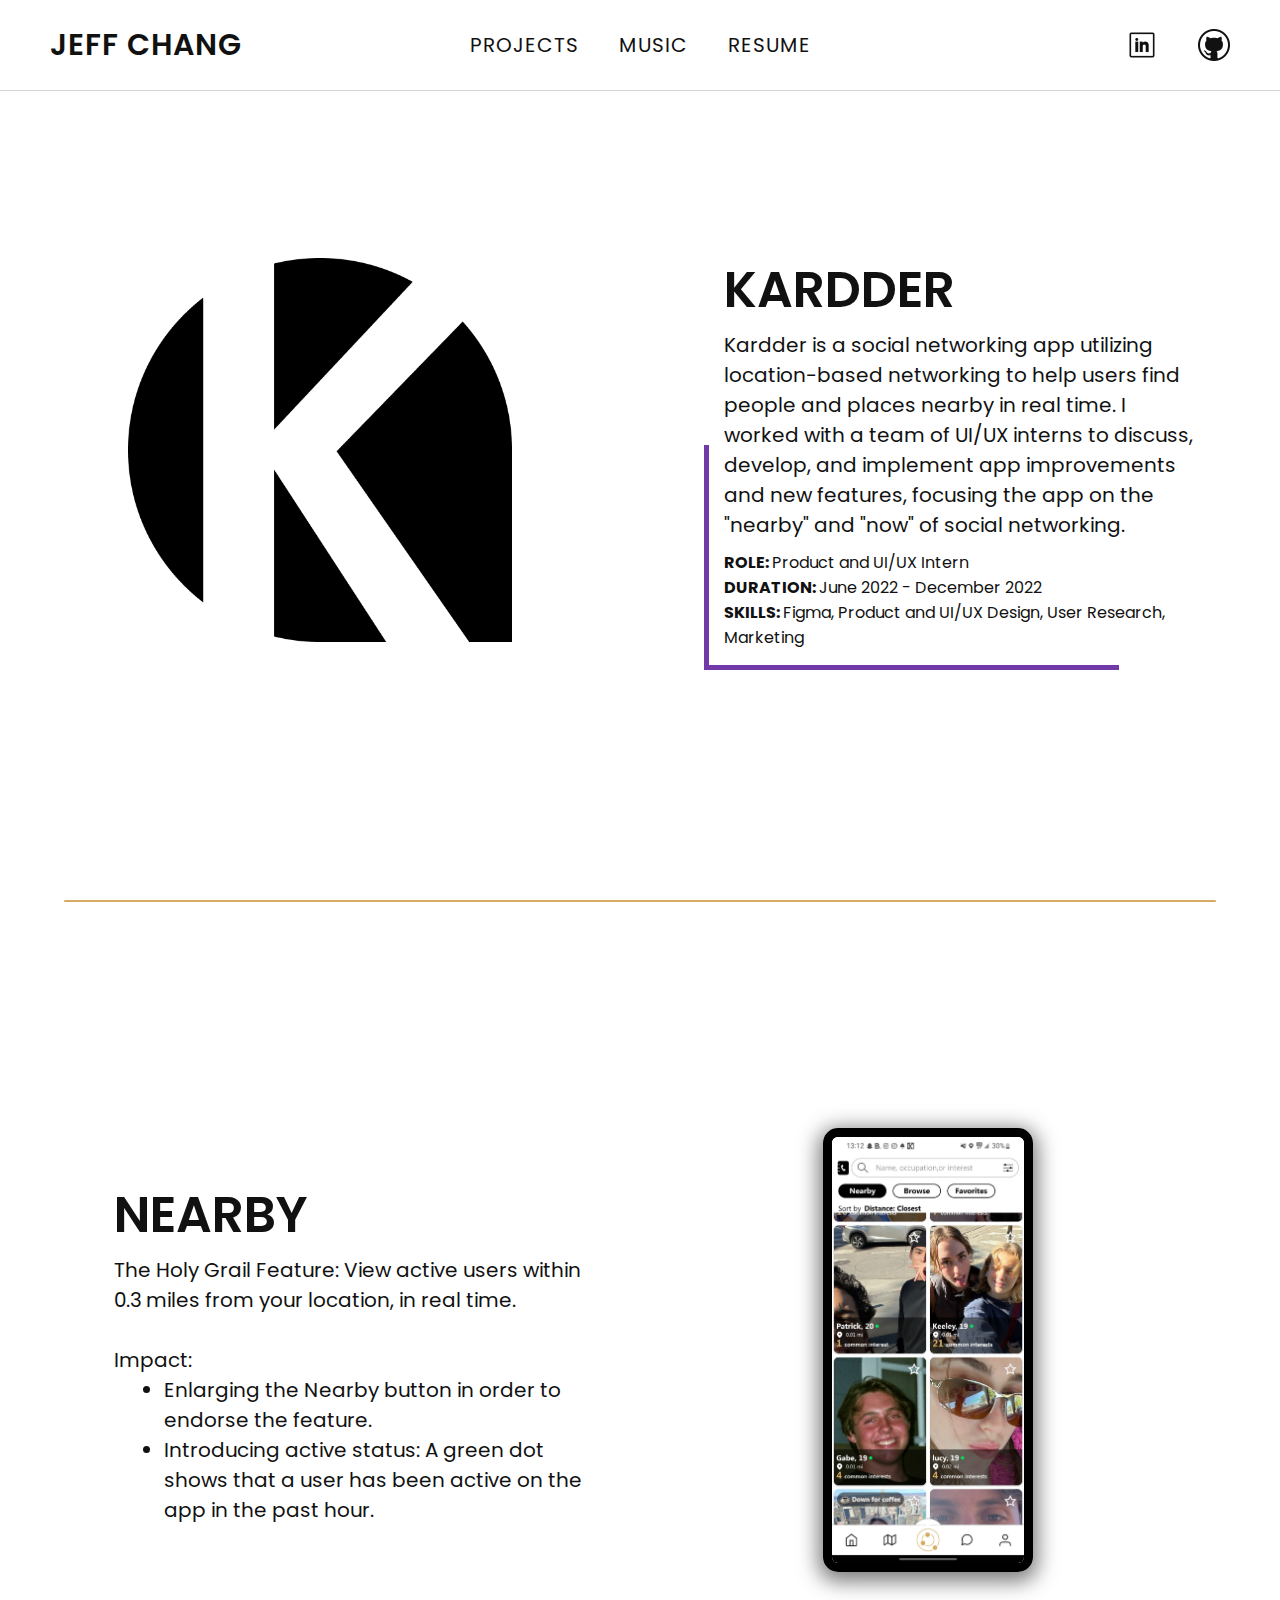
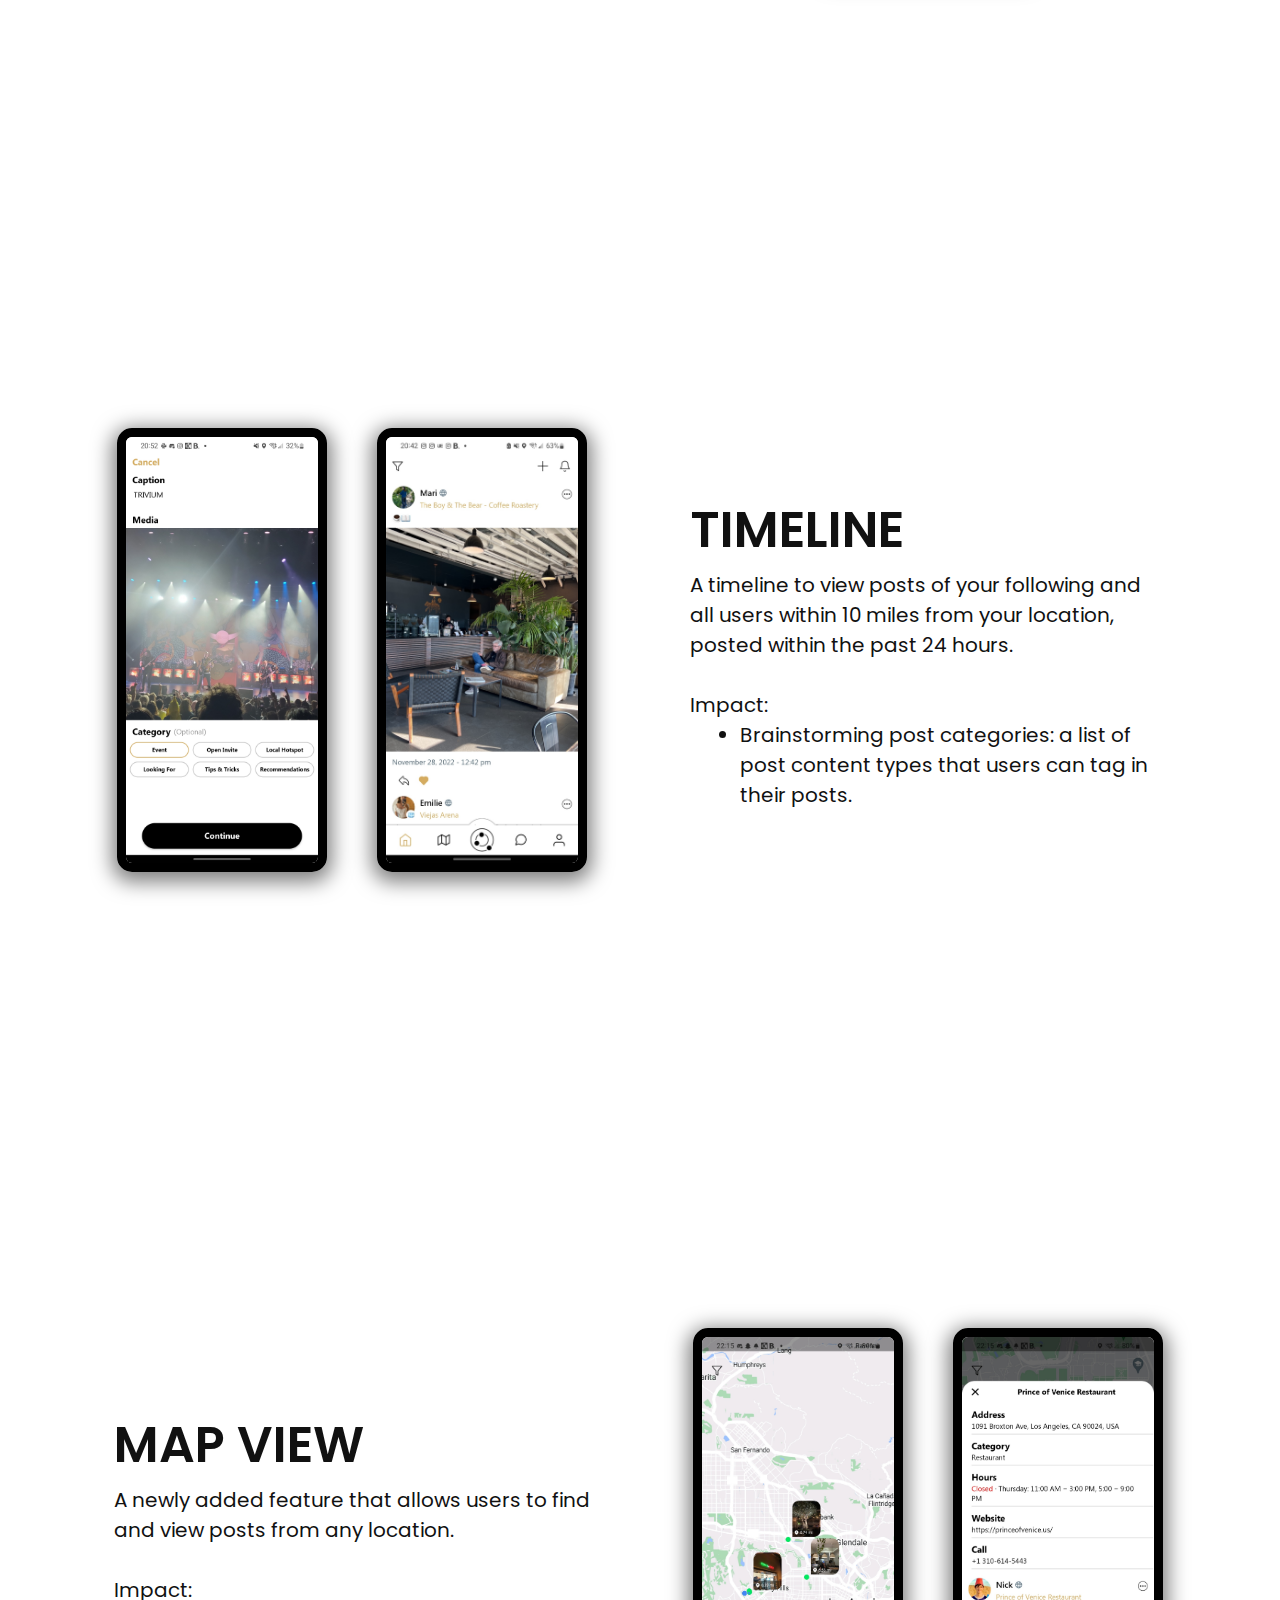
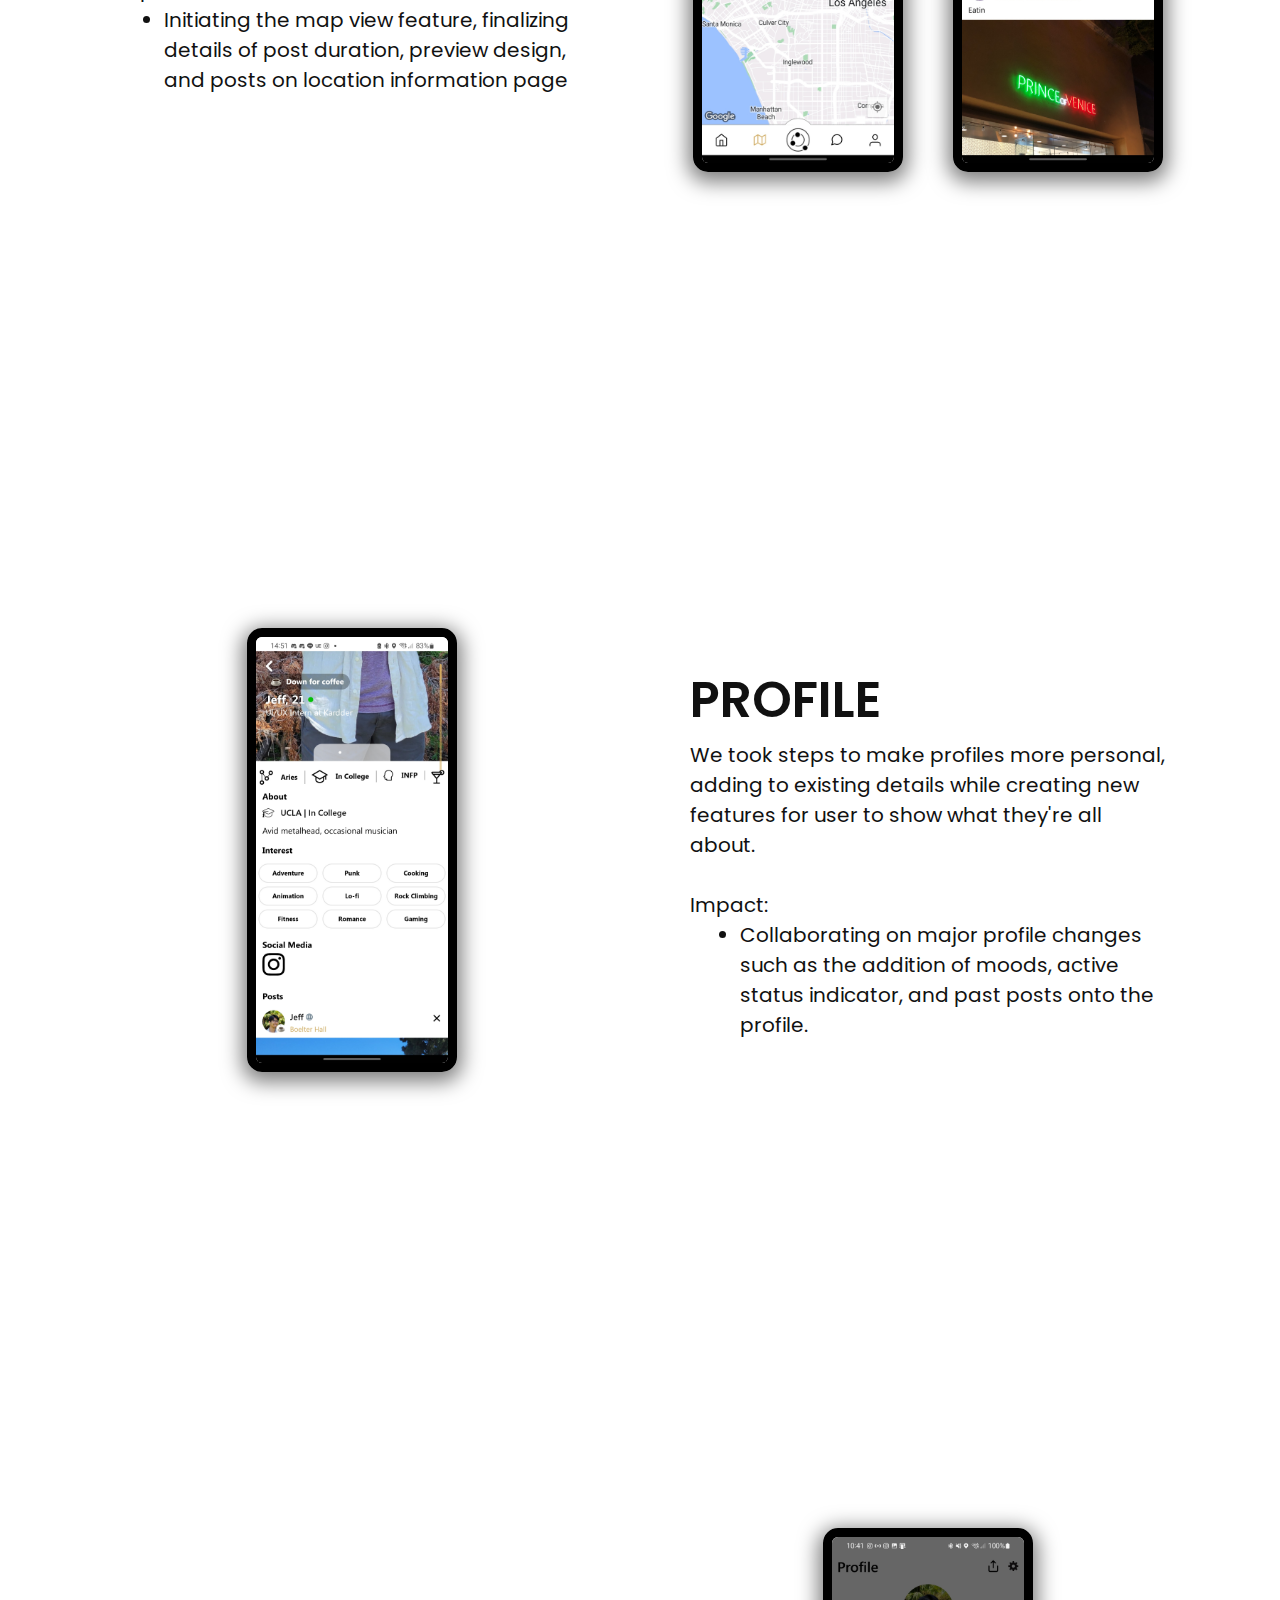
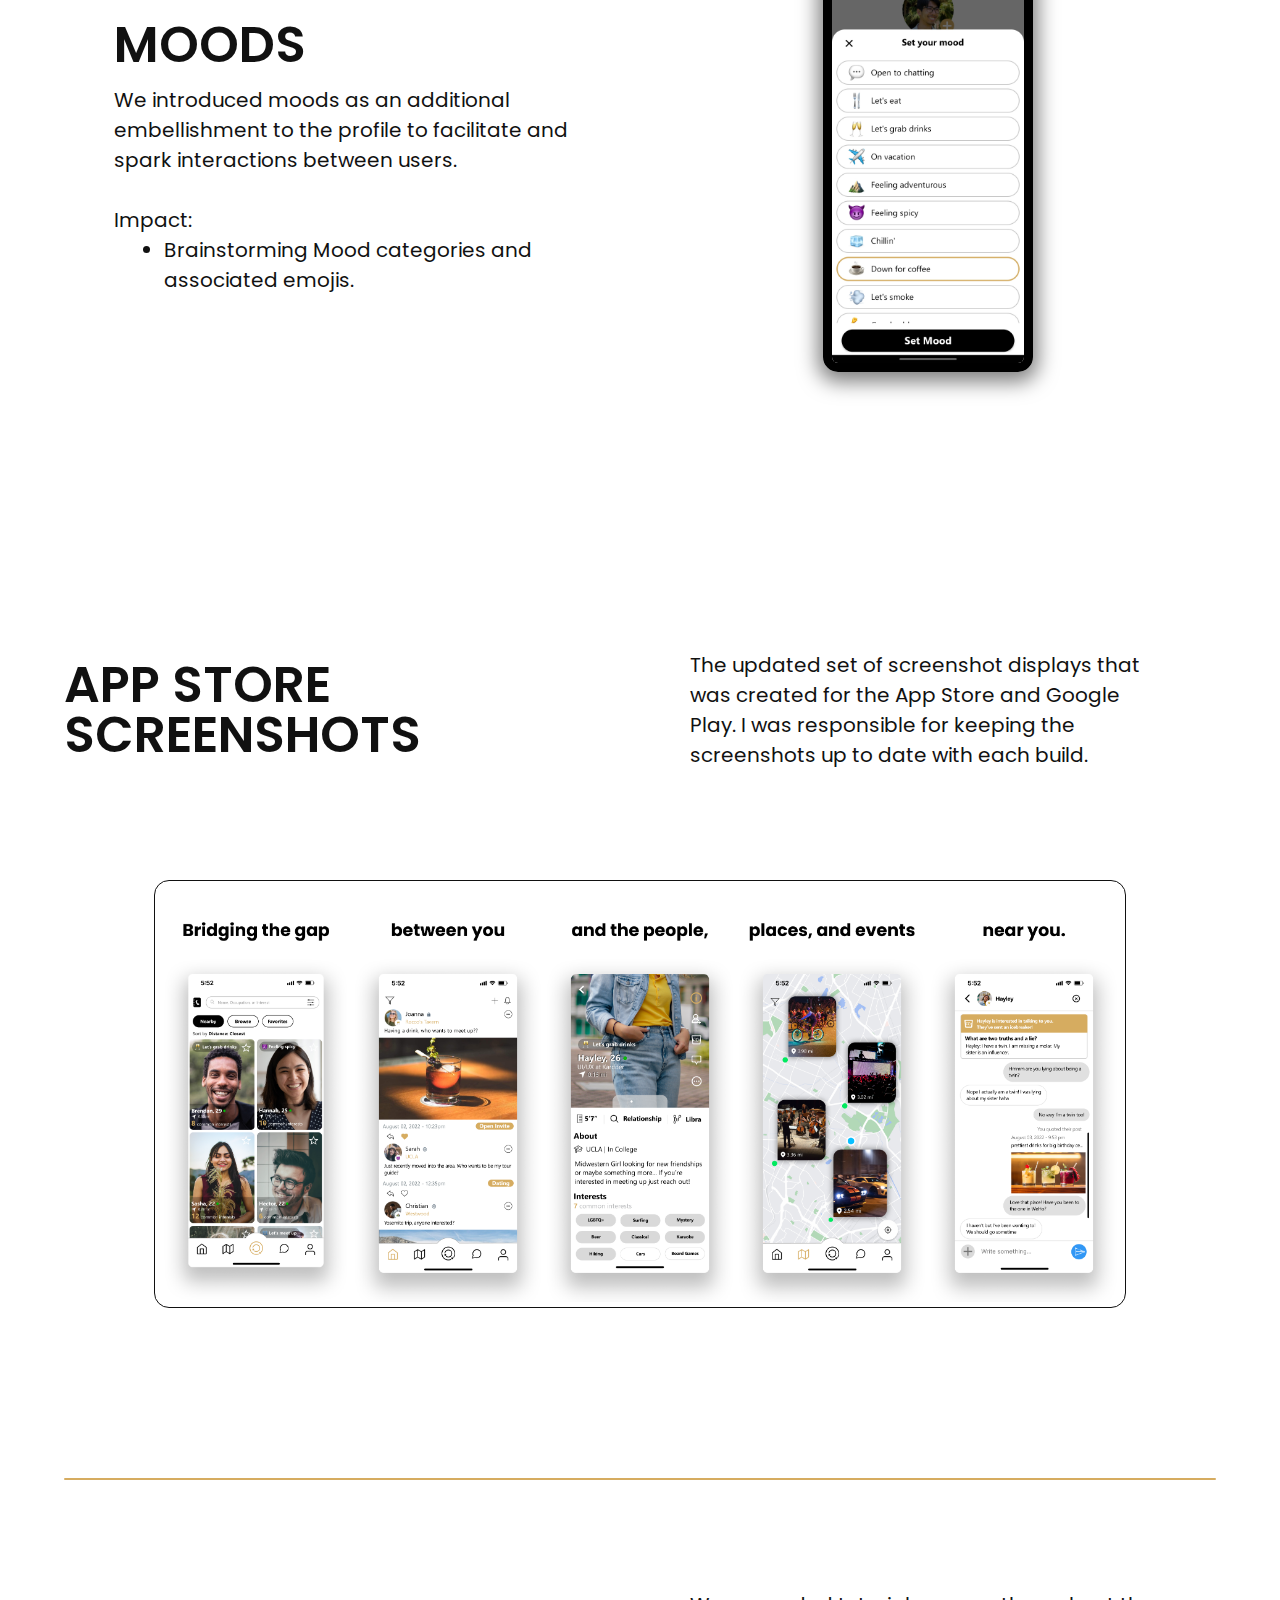
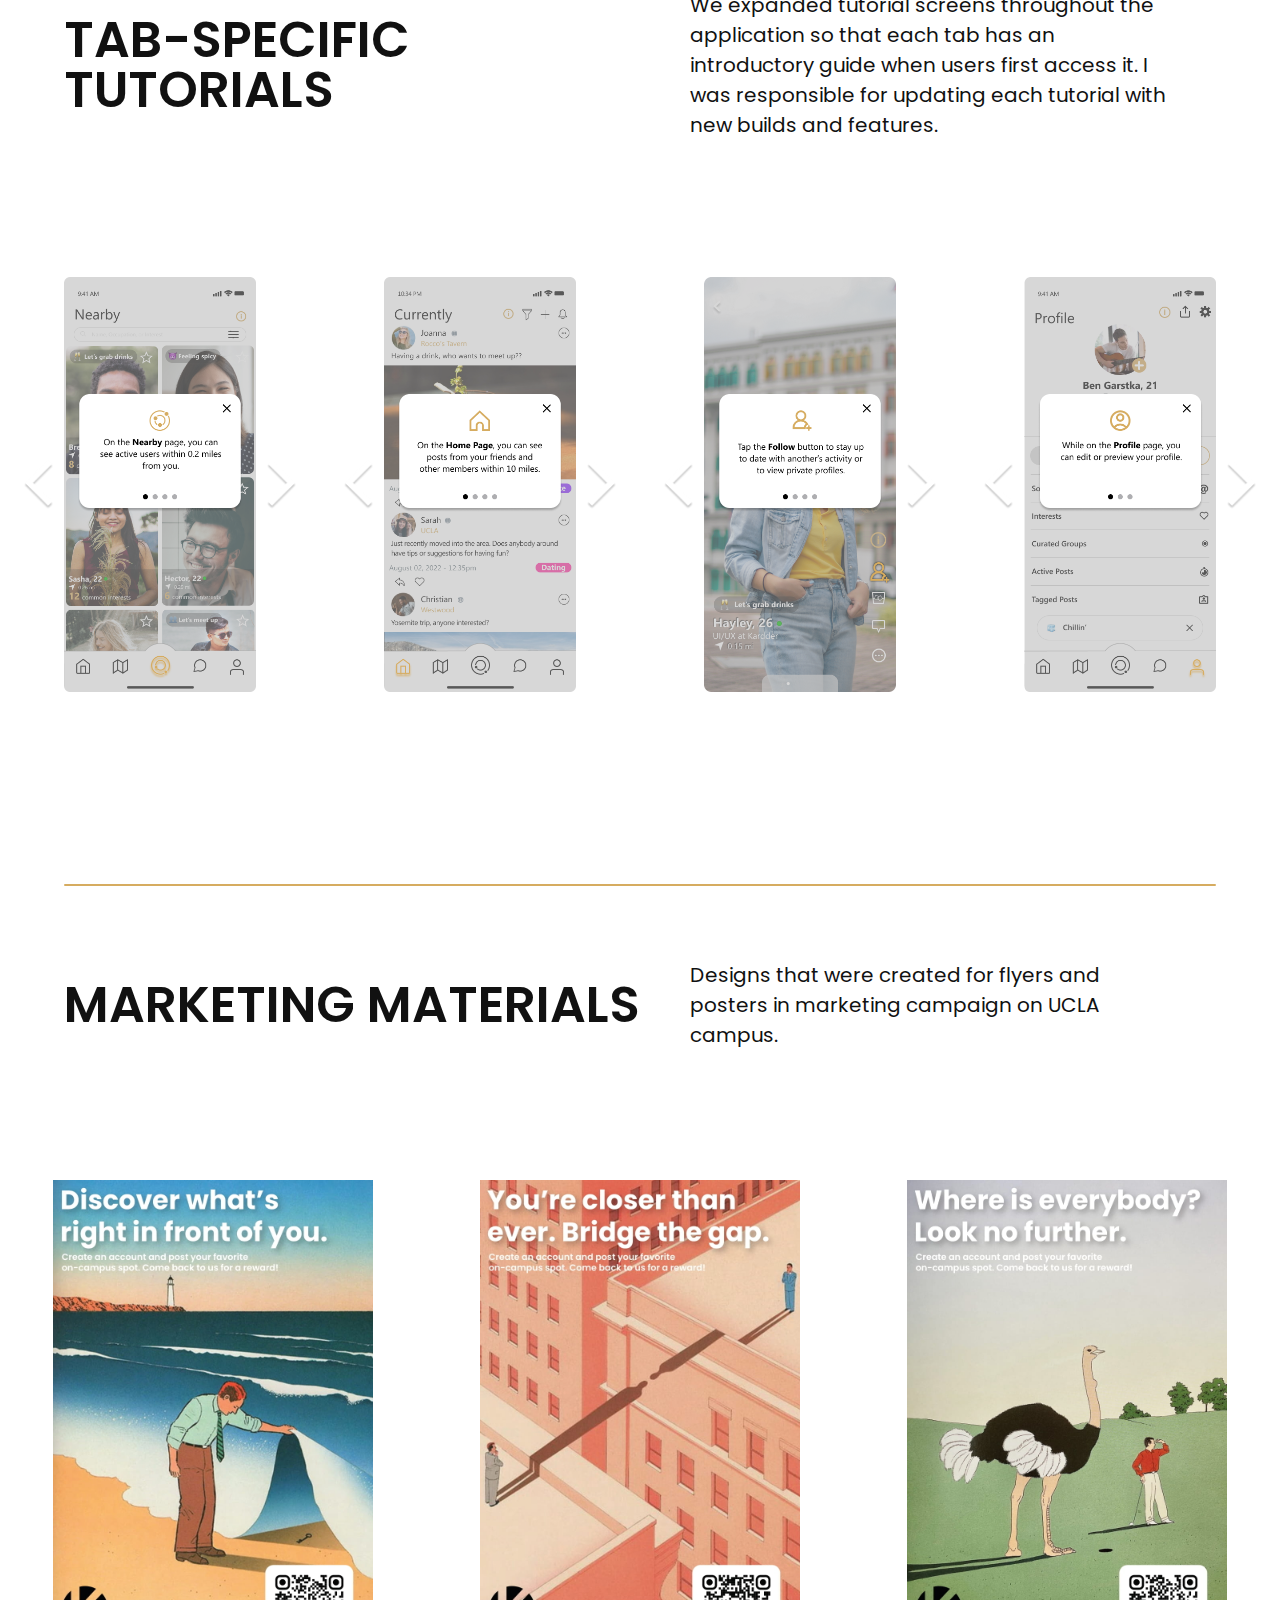
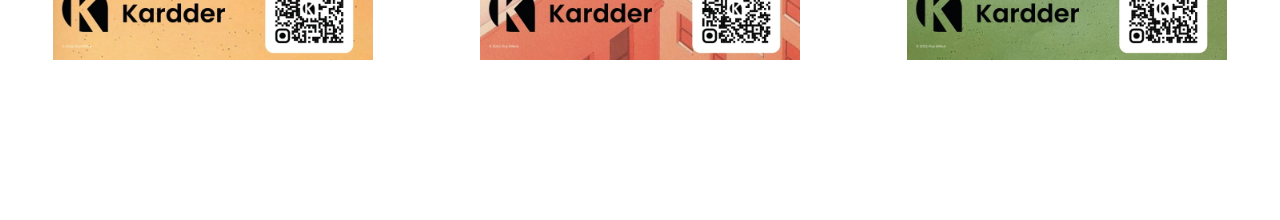
<file: Kardder/index.html>
<!DOCTYPE html>
<html lang = 'en-US'>
<head>
    <meta charset='utf-8'>
    <meta name= Personal website and portfolio of Jeff Chang.>
    <meta name="viewport" content="width=device-width,height=device-height,initial-scale=1.0"/>
    <title>Jeff Chang</title>
    <link rel = 'stylesheet' href = '../style.css'>
    <link rel = 'stylesheet' href = 'https://fonts.googleapis.com/css?family=Poppins' >
    <link rel = 'shortcut icon' href = '../media/favicon-32x32.png'>
</head>

<body>
    <header id = 'header'>
        <div class = 'header-content'>
            <div class = 'name-bar'>
                <a href = '../index.html' class = button style = 'text-align: left; width: 200px;'>JEFF CHANG</a>
            </div>
            <div class = 'nav-bar'>
                <div class = 'button nav-padding'><a href = '../index.html#projects' class = 'button nav'>PROJECTS</a></div>
                <div class = 'button nav-padding'><a href = '../Music/' class = 'button nav'>MUSIC</a></div>
                <div class = 'button nav-padding'><a href = '../Resume/' class = 'button nav'>RESUME</a></div>
            </div> 
            <div class = 'link-bar'>
                <a href = https://www.linkedin.com/in/jeff-chang-115937207/ target = '_blank' class = 'social-logo linkedin'></a>
                <a href = https://github.com/jeff0330 target = '_blank' class = 'social-logo github'></a>
            </div>
        </div>
    </header>

    <main>
        <div class = 'content-box vh100'>
            <div class = 'header-space'></div>
            <div class = 'content-half-left'>
                <img class = 'logo-img' src = '../media/kardder_logo.png'>
            </div>
            <div class = 'content-half-right'>
                <div class = 'home-textbox'>
                    <div class = 'heading'>
                        KARDDER
                    </div>
                    <div class = 'description-body'>
                        Kardder is a social networking app utilizing location-based networking to help users find people and places nearby in real time. 
                        I worked with a team of UI/UX interns to discuss, develop, and implement app improvements and new features, focusing the app on the "nearby" and "now" of social networking.
                    </div>
                    <div class = 'subtext'>
                        <strong>ROLE: </strong>Product and UI/UX Intern
                        <br>
                        <strong>DURATION: </strong>June 2022 - December 2022
                        <br>
                        <strong>SKILLS: </strong>Figma, Product and UI/UX Design, User Research, Marketing
                    </div>
                </div>
            </div>
            <div class = 'line gold'></div>
        </div>

        <div class = 'content-box padded vh100'>
            <div class = 'content-half-left'>
                <div class = 'description-textbox'>
                    <div class = 'heading'>
                        NEARBY
                    </div>
                    <div class = 'description-body'>
                        The Holy Grail Feature: View active users within 0.3 miles from your location, in real time.
                        <br>
                        <br>
                        Impact:
                        <br>
                        <ul>
                            <li>Enlarging the Nearby button in order to endorse the feature.</li>
                            <li>Introducing active status: A green dot shows that a user has been active on the app in the past hour.</li>
                        </ul>
                    </div>
                </div>
            </div>
            <div class = 'content-half-right'>
                <div class = 'img-box'>
                    <img class = 'display-img border' src = '../media/nearby34.jpg'>
                </div>
            </div>
        </div>

        <div class = 'content-box padded vh100'>
            <div class = 'content-half-left'>
                <div class = 'img-box'>
                    <img class = 'display-img border' src = '../media/posting34.png'>
                    <img class = 'display-img border' src = '../media/timeline34.jpg'>
                </div>
            </div>
            <div class = 'content-half-right'>
                <div class = 'description-textbox'>
                    <div class = 'heading'>
                        TIMELINE
                    </div>
                    <div class = 'description-body'>
                        A timeline to view posts of your following and all users within 10 miles from your location, posted within the past 24 hours.
                        <br>
                        <br>
                        Impact:
                        <br>
                        <ul>
                            <li>Brainstorming post categories: a list of post content types that users can tag in their posts.</li>
                        </ul>
                    </div>
                </div>
            </div>
        </div>

        <div class = 'content-box padded vh100'>
            <div class = 'content-half-left'>
                <div class = 'description-textbox'>
                    <div class = 'heading'>
                        MAP VIEW
                    </div>
                    <div class = 'description-body'>
                        A newly added feature that allows users to find and view posts from any location.
                        <br>
                        <br>
                        Impact:
                        <br>
                        <ul>
                            <li>Initiating the map view feature, finalizing details of post duration, preview design, and posts on location information page</li>
                        </ul>
                    </div>
                </div>
            </div>
            <div class = 'content-half-right'>
                <div class = 'img-box'>
                    <img class = 'display-img border' src = '../media/map34.jpg'>
                    <img class = 'display-img border' src = '../media/map_location34.jpg'>
                </div>
            </div>
        </div>

        <div class = 'content-box padded vh100'>
            <div class = 'content-half-left'>
                <div class = 'img-box'>
                    <img class = 'display-img border' src = '../media/profileprev32.jpg'>
                </div>
            </div>
            <div class = 'content-half-left'>
                <div class = 'description-textbox'>
                    <div class = 'heading'>
                        PROFILE
                    </div>
                    <div class = 'description-body'>
                        We took steps to make profiles more personal, adding to existing details while creating new features for user to show what they're all about.
                        <br>
                        <br>
                        Impact:
                        <br>
                        <ul>
                            <li>Collaborating on major profile changes such as the addition of moods, active status indicator, and past posts onto the profile.</li>
                        </ul>
                    </div>
                </div>
            </div>
        </div>

        <div class = 'content-box padded vh100'>
            <div class = 'content-half-left'>
                <div class = 'description-textbox'>
                    <div class = 'heading'>
                        MOODS
                    </div>
                    <div class = 'description-body'>
                        We introduced moods as an additional embellishment to the profile to facilitate and spark interactions between users.
                        <br>
                        <br>
                        Impact:
                        <br>
                        <ul>
                            <li>Brainstorming Mood categories and associated emojis.</li>
                        </ul>
                    </div>
                </div>
            </div>
            <div class = 'content-half-right'>
                <div class = 'img-box'>
                    <img class = 'display-img border' src = '../media/moods32.png'>
                </div>
            </div>
        </div>    

        <div class = 'content-box vh20 padded'>
            <div class = 'content-half-left'>
                <div class = 'heading'>
                    APP STORE SCREENSHOTS
                </div>
            </div>
            <div class = 'content-half-right'>
                <div class = 'description-textbox'>
                    <div class = 'description-body'>
                        The updated set of screenshot displays that was created for the App Store and Google Play. I was responsible for keeping the screenshots up to date with each build.
                    </div>
                </div>
            </div>
        </div>

        <div class = 'content-box vh80'>
            <div class = 'screenshot-container'>
                <img class = 'screenshot-img' src = '../media/screenshots/Nearby.png'>
                <img class = 'screenshot-img' src = '../media/screenshots/Timeline.png'>
                <img class = 'screenshot-img' src = '../media/screenshots/Profile Main Page.png'>
                <img class = 'screenshot-img' src = '../media/screenshots/Map.png'>
                <img class = 'screenshot-img' src = '../media/screenshots/Chat.png'>
            </div>
            <div class = 'line gold'></div>
        </div>

        <div class = 'content-box vh20 padded'>
            <div class = 'content-half-left'>
                <div class = 'heading'>
                    TAB-SPECIFIC TUTORIALS
                </div>
            </div>
            <div class = 'content-half-right'>
                <div class = 'description-textbox'>
                    <div class = 'description-body'>
                        We expanded tutorial screens throughout the application so that each tab has an introductory guide when users first access it. I was responsible for updating each tutorial with new builds and features.
                    </div>
                </div>
            </div>
        </div>

        <div class = 'content-box vh80'>
            <div class = 'tutorial-container'>
                <img id = 'nearby-prev' onClick = 'nextTutorial(this.id)' class = 'tutorial-button' src = '../media/back-button.png'>
                <img id = 'nearby_tut' class = 'screenshot-img' src = '../media/nearby_tut_1.png'>
                <img id = 'nearby-next' onClick = 'nextTutorial(this.id)' class = 'tutorial-button' src = '../media/next-button.png'>
            </div>
            <div class = 'tutorial-container'>
                <img id = 'timeline-prev' onClick = 'nextTutorial(this.id)' class = 'tutorial-button' src = '../media/back-button.png'>
                <img id = 'timeline_tut' class = 'screenshot-img' src = '../media/timeline_tut_1.png'>
                <img id = 'timeline-next' onClick = 'nextTutorial(this.id)' class = 'tutorial-button' src = '../media/next-button.png'>
            </div>
            <div class = 'tutorial-container'>
                <img id = 'profile_preview-prev' onClick = 'nextTutorial(this.id)' class = 'tutorial-button' src = '../media/back-button.png'>
                <img id = 'profile_preview_tut' class = 'screenshot-img' src = '../media/profile_preview_tut_1.png'>
                <img id = 'profile_preview-next' onClick = 'nextTutorial(this.id)' class = 'tutorial-button' src = '../media/next-button.png'>
            </div>
            <div class = 'tutorial-container'>
                <img id = 'profile-prev' onClick = 'nextTutorial(this.id)' class = 'tutorial-button' src = '../media/back-button.png'>
                <img id = 'profile_tut' class = 'screenshot-img' src = '../media/profile_tut_1.png'>
                <img id = 'profile-next' onClick = 'nextTutorial(this.id)' class = 'tutorial-button' src = '../media/next-button.png'>
            </div>
            <div class = 'line gold'></div>
        </div>

        
        <div class = 'content-box vh20 padded'>
            <div class = 'content-half-left'>
                <div class = 'heading'>
                    MARKETING MATERIALS
                </div>
            </div>
            <div class = 'content-half-right'>
                <div class = 'description-textbox'>
                    <div class = 'description-body'>
                        Designs that were created for flyers and posters in marketing campaign on UCLA campus.
                    </div>
                </div>
            </div>
        </div>

        <div class = 'content-box vh80'>
            <img class = 'flyer-img' src = '../media/UCLA_Flyer_1.jpg'>
            <img class = 'flyer-img' src = '../media/UCLA_Flyer_2.jpg'>
            <img class = 'flyer-img' src = '../media/UCLA_Flyer_3.jpg'>
        </div>
    </main>
</body>

<script src = ../main.js></script>

</html>
</file>
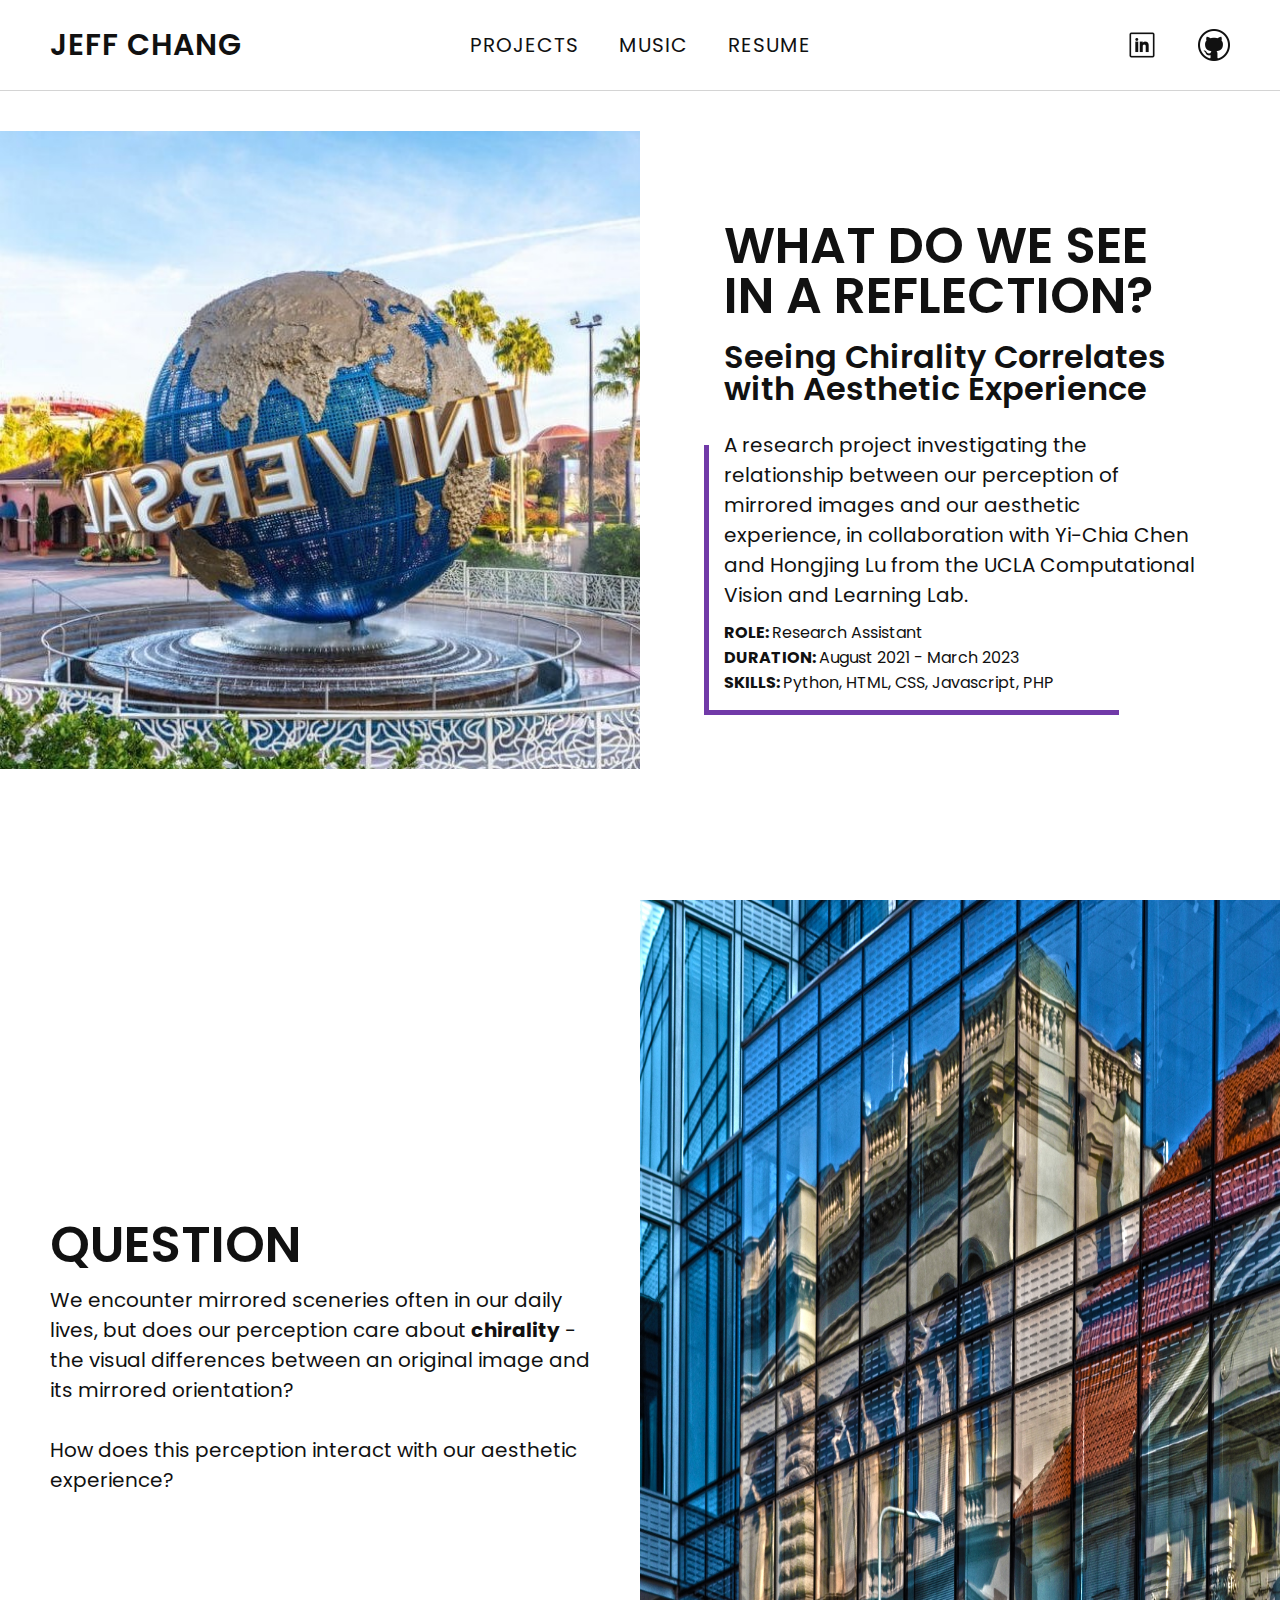
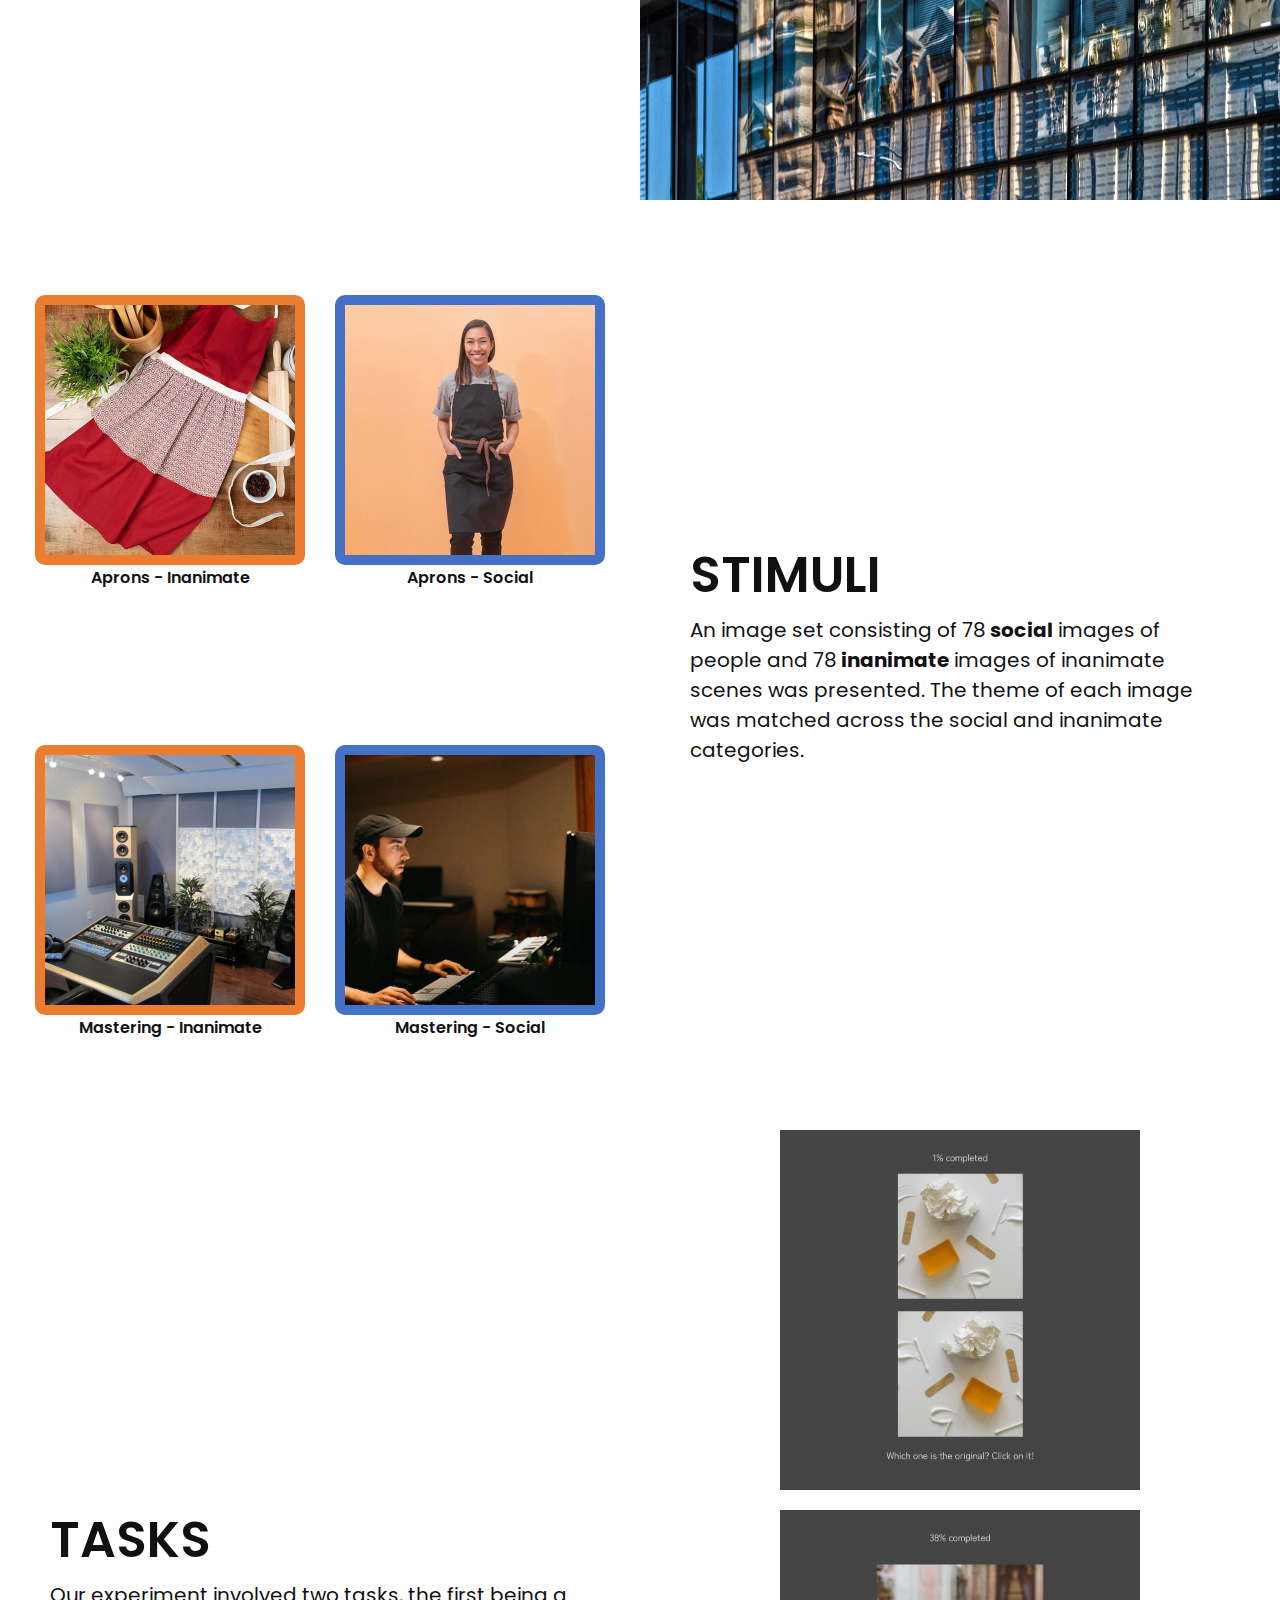
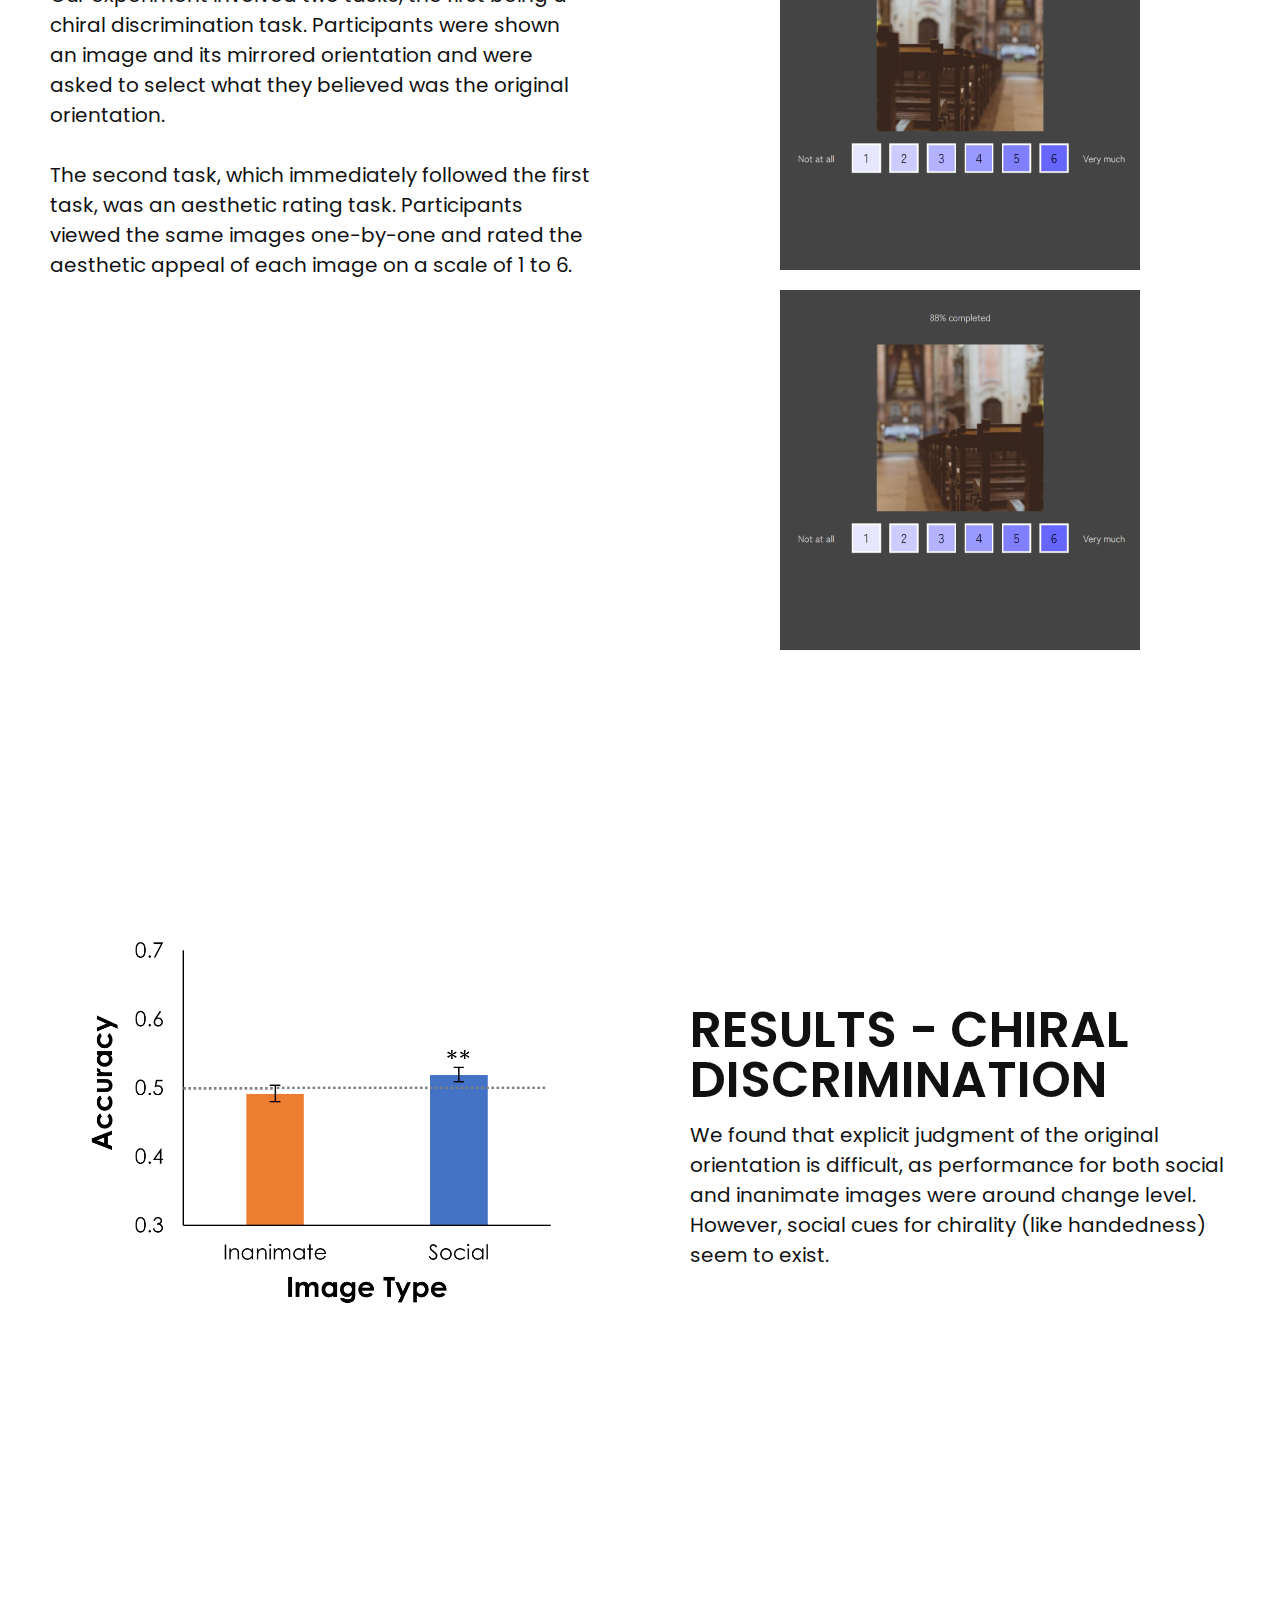
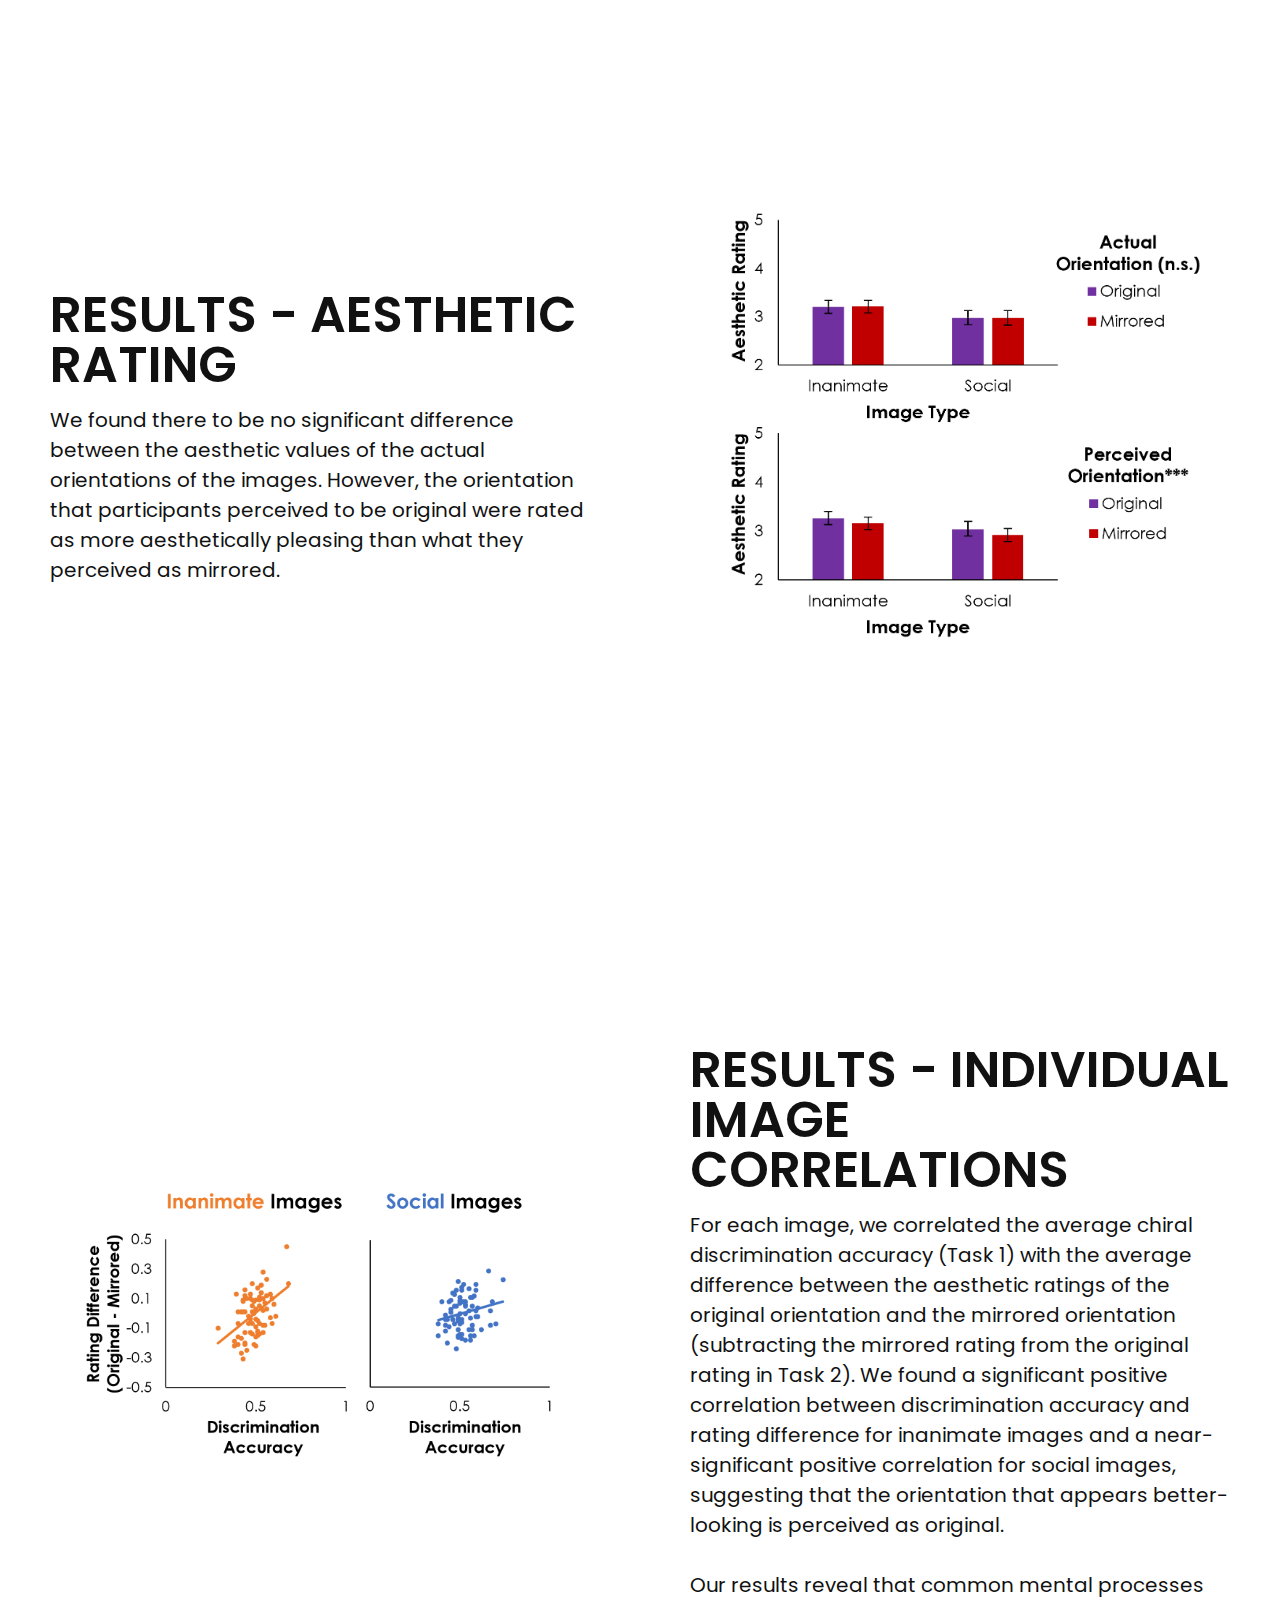
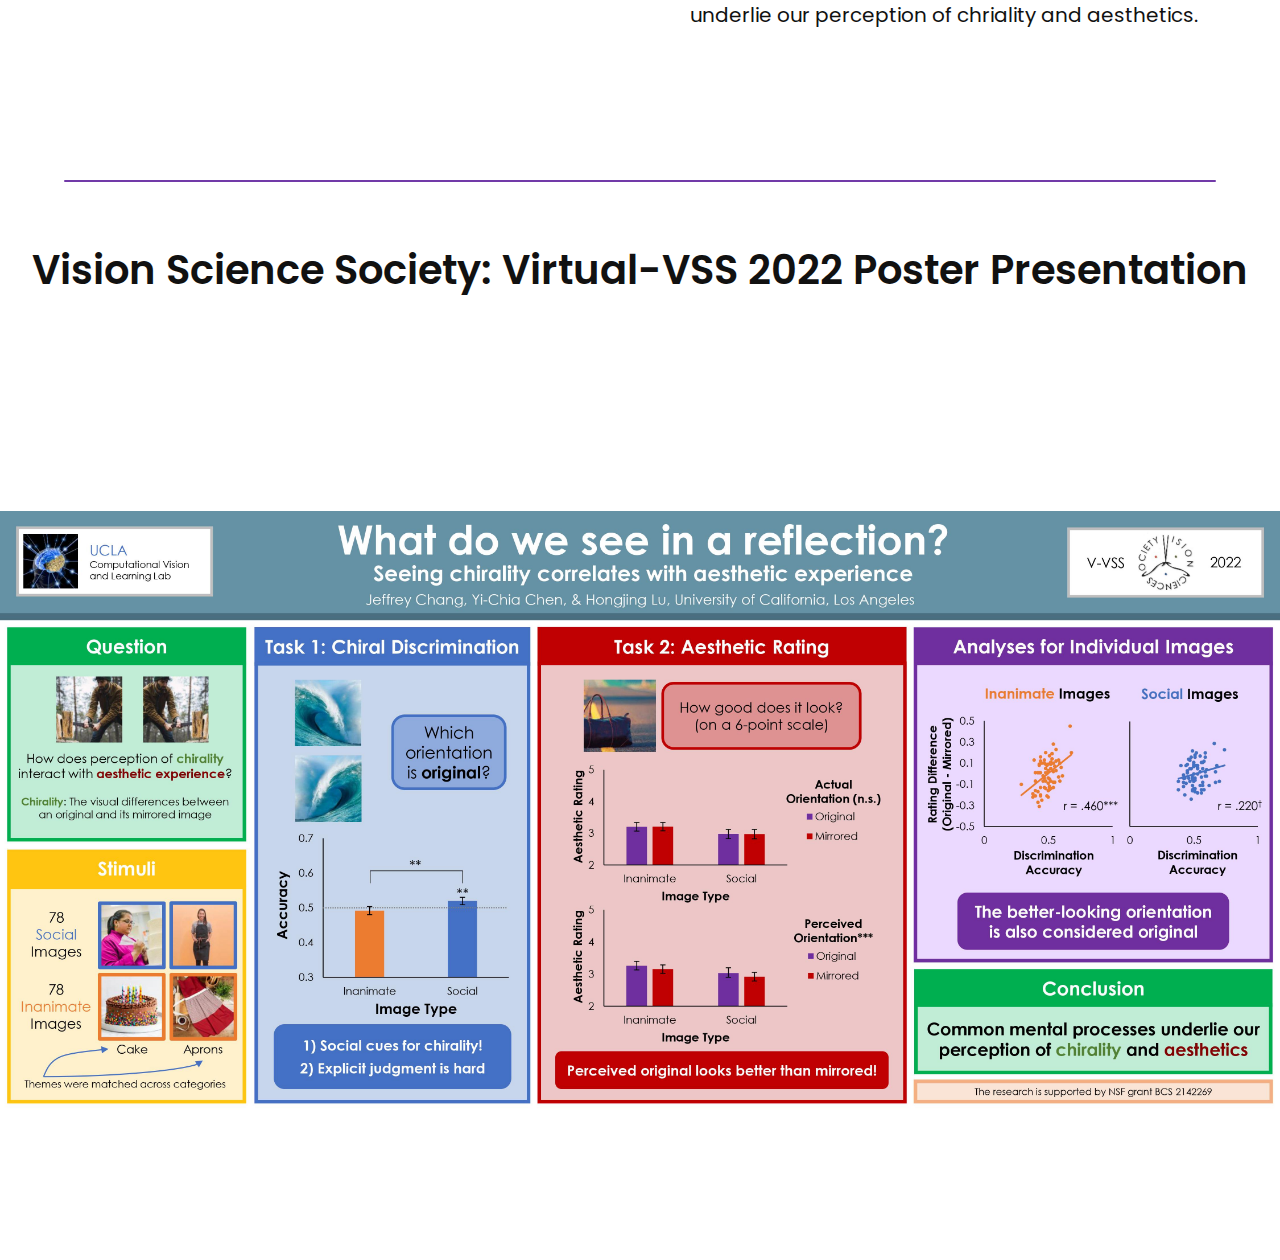
<file: Research/index.html>
<!DOCTYPE html>
<html lang = 'en-US'>
<head>
    <meta charset='utf-8'>
    <meta name= Personal website and portfolio of Jeff Chang.>
    <meta name="viewport" content="width=device-width,height=device-height,initial-scale=1.0"/>
    <title>Jeff Chang</title>
    <link rel = 'stylesheet' href = '../style.css'>
    <link rel = 'stylesheet' href = 'https://fonts.googleapis.com/css?family=Poppins' >
    <link rel = 'shortcut icon' href = '../media/favicon-32x32.png'>
</head>

<body>
    <header id = 'header'>
        <div class = 'header-content'>
            <div class = 'name-bar'>
                <a href = '../index.html' class = button style = 'text-align: left; width: 200px;'>JEFF CHANG</a>
            </div>
            <div class = 'nav-bar'>
                <div class = 'button nav-padding'><a href = '../index.html#projects' class = 'button nav'>PROJECTS</a></div>
                <div class = 'button nav-padding'><a href = '../Music/' class = 'button nav'>MUSIC</a></div>
                <div class = 'button nav-padding'><a href = '../Resources/' class = 'button nav'>RESUME</a></div>
            </div> 
            <div class = 'link-bar'>
                <a href = https://www.linkedin.com/in/jeff-chang-115937207/ target = '_blank' class = 'social-logo linkedin'></a>
                <a href = https://github.com/jeff0330 target = '_blank' class = 'social-logo github'></a>
            </div>
        </div>
    </header>

    <main>
        <div class = 'content-box vh100'>
            <div class = 'header-space'></div>
            <div class = 'content-half-left'>
                <img src = '../media/universal.jpg'>
            </div>
            <div class = 'content-half-right'>
                <div class = 'home-textbox'>
                    <div class = 'heading'>
                        WHAT DO WE SEE IN A REFLECTION?
                        <div class = 'sub-heading'>
                            Seeing Chirality Correlates with Aesthetic Experience
                        </div>
                    </div>
                    <div class = 'description-body'>
                        A research project investigating the relationship between our perception of mirrored images and our aesthetic experience, in collaboration with Yi-Chia Chen and Hongjing Lu from the UCLA Computational Vision and Learning Lab.
                    </div>
                    <div class = 'subtext'>
                        <strong>ROLE: </strong>Research Assistant
                        <br>
                        <strong>DURATION: </strong>August 2021 - March 2023
                        <br>
                        <strong>SKILLS: </strong>Python, HTML, CSS, Javascript, PHP
                    </div>
                </div> 
            </div>
        </div>

        <div class = 'content-box vh100'>
            <div class = 'content-half-left'>
                <div class = 'description-textbox'>
                    <div class = 'heading'>
                        QUESTION
                    </div>
                    <div class = 'description-body'>
                        We encounter mirrored sceneries often in our daily lives, but does our perception care about <strong>chirality</strong> - the visual differences between an original image and its mirrored orientation?
                        <br>
                        <br>
                        How does this perception interact with our aesthetic experience?
                    </div>
                </div>
            </div>
            <div class = 'content-half-right'>
                <img class = 'fill-img' src = '../media/reflections.jpg'>
            </div>
        </div>

        <div class = 'content-box vh100'>
            <div class = 'content-half-left'>
                <div class = 'stimulus-container'>
                    <div class = 'stimulus-img-cell'>
                        <img class = 'stimulus-img inan' src ='../media/aprons_inan.jpg'>
                        <figcaption class = 'caption'>Aprons - Inanimate</figcaption>
                    </div>
                    <div class = 'stimulus-img-cell'>
                        <img class = 'stimulus-img soc' src ='../media/aprons_soc.jpg'>
                        <figcaption class = 'caption'>Aprons - Social</figcaption>
                    </div>
                    <div class = 'stimulus-img-cell'>
                        <img class = 'stimulus-img inan' src ='../media/mastering_inan.jpg'>
                        <figcaption class = 'caption'>Mastering - Inanimate</figcaption>
                    </div>
                    <div class = 'stimulus-img-cell'>
                        <img class = 'stimulus-img soc' src ='../media/mastering_soc.jpg'>
                        <figcaption class = 'caption'>Mastering - Social</figcaption>
                    </div>
                </div>
            </div>
            <div class = 'content-half-right'>
                <div class = 'description-textbox'>
                    <div class = 'heading'>
                        STIMULI
                    </div>
                    <div class = 'description-body'>
                        An image set consisting of 78 <strong>social</strong> images of people and 78 <strong>inanimate</strong> images of inanimate scenes was presented. The theme of each image was matched across the social and inanimate categories. 
                    </div>
                </div>
            </div>
        </div>

        <div class = 'content-box vh100'>
            <div class = 'content-half-left'>
                <div class = 'description-textbox'>
                    <div class = 'heading'>
                        TASKS
                    </div>
                    <div class = 'description-body'>
                        Our experiment involved two tasks, the first being a chiral discrimination task. Participants were shown an image and its mirrored orientation and were asked to select what they believed was the original orientation.
                        <br>
                        <br>
                        The second task, which immediately followed the first task, was an aesthetic rating task. Participants viewed the same images one-by-one and rated the aesthetic appeal of each image on a scale of 1 to 6.
                    </div>
                </div>
            </div>
            <div class = 'content-half-right'>
                <div class = 'task-img-container'>
                    <div class = 'discrim-container'>
                        <img class = 'task-img' src = '../media/discrim.png'>
                    </div>
                    <img class = 'task-img' src = '../media/aes_1.png'>
                    <img class = 'task-img' src = '../media/aes_2.png'>
                </div>
            </div>
        </div>

        <div class = 'content-box vh100'>
            <div class = 'content-half-left'>
                <img class = 'graph' src = '../media/discrim_results.png'>
            </div>
            <div class = 'content-half-right'>
                <div class = 'description-textbox'>
                    <div class = 'heading'>
                        RESULTS - CHIRAL DISCRIMINATION
                    </div>
                    <div class = 'description-body'>
                        We found that explicit judgment of the original orientation is difficult, as performance for both social and inanimate images were around change level. However, social cues for chirality (like handedness) seem to exist.                    
                    </div>
                </div>
            </div>
        </div>

        <div class = 'content-box vh100'>
            <div class = 'content-half-left'>
                <div class = 'description-textbox'>
                    <div class = 'heading'>
                        RESULTS - AESTHETIC RATING                  
                    </div>
                    <div class = 'description-body'>
                        We found there to be no significant difference between the aesthetic values of the actual orientations of the images. However, the orientation that participants perceived to be original were rated as more aesthetically pleasing than what they perceived as mirrored.
                    </div>
                </div>
            </div>
            <div class = 'content-half-right'>
                <img class = 'graph' src = '../media/aes_results.png'>
            </div>
        </div>

        <div class = 'content-box vh100'>
            <div class = 'content-half-left'>
                <img class = 'graph' src = '../media/correlations.png'>
            </div>
            <div class = 'content-half-right'>
                <div class = 'description-textbox'>
                    <div class = 'heading'>
                        RESULTS - INDIVIDUAL IMAGE CORRELATIONS
                    </div>
                    <div class = 'description-body'>
                        For each image, we correlated the average chiral discrimination accuracy (Task 1) with the average difference between the aesthetic ratings of the original orientation and the mirrored orientation (subtracting the mirrored rating from the original rating in Task 2). We found a significant positive correlation between discrimination accuracy and rating difference for inanimate images and a near-significant positive correlation for social images, suggesting that the orientation that appears better-looking is perceived as original.
                        <br>
                        <br>
                        Our results reveal that common mental processes underlie our perception of chriality and aesthetics.                    
                    </div>
                </div>
            </div>
            <div class = 'line purple'></div>
        </div>

        <div class = 'content-box vh20'>
            <div class = 'full-length-body'>
                Vision Science Society: Virtual-VSS 2022 Poster Presentation
            </div>
        </div>

        <div class = 'content-box vh100'>
            <img src = '../media/VVSS.jpg'>
        </div>
    </main>
</body>

<script src = ../main.js></script>

</html>
</file>
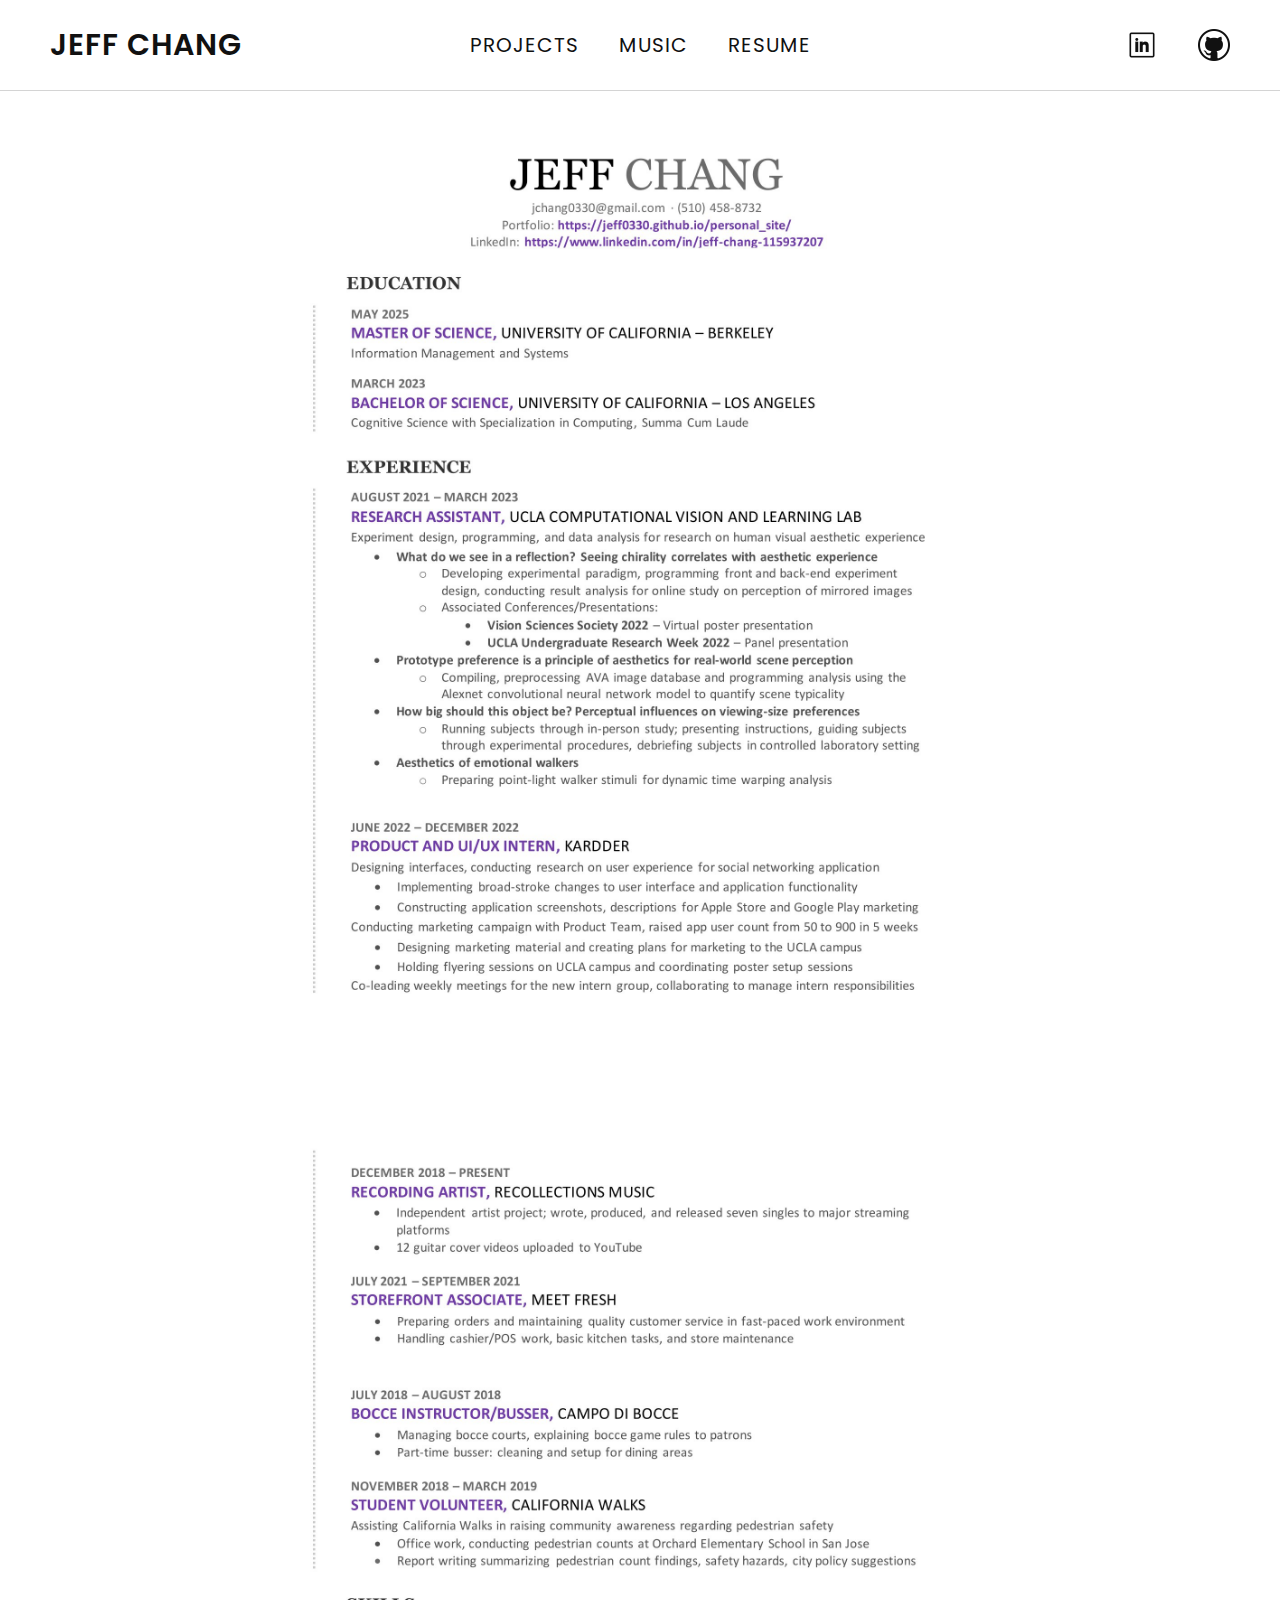
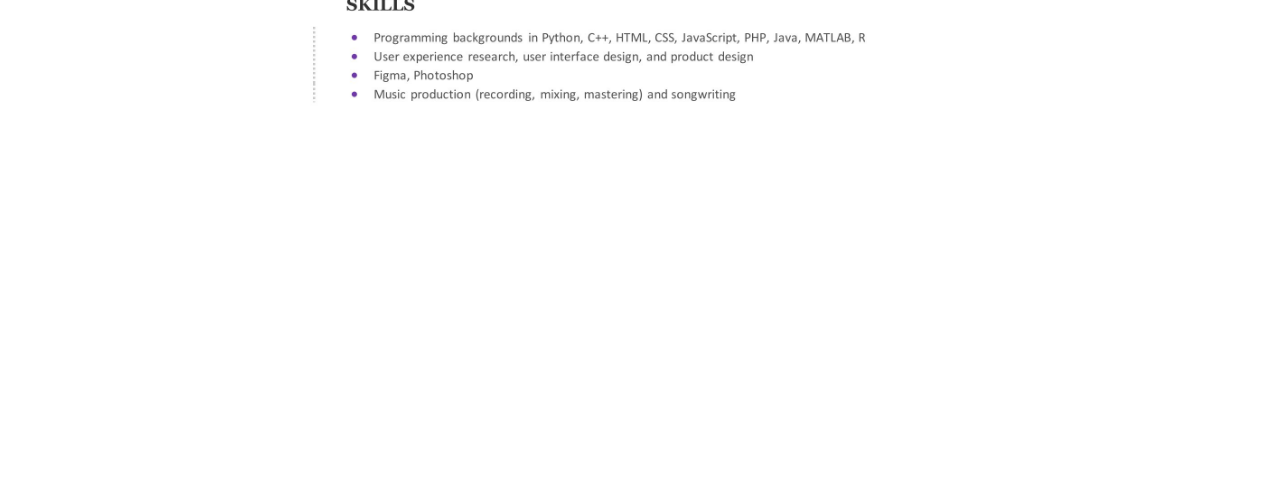
<file: Resume/index.html>
<!DOCTYPE html>
<html lang = 'en-US'>
<head>
    <meta charset='utf-8'>
    <meta name= Personal website and portfolio of Jeff Chang.>
    <meta name="viewport" content="width=device-width,height=device-height,initial-scale=1.0"/>
    <title>Jeff Chang</title>
    <link rel = 'stylesheet' href = '../style.css'>
    <link rel = 'stylesheet' href = 'https://fonts.googleapis.com/css?family=Poppins' >
    <link rel = 'shortcut icon' href = '../media/favicon-32x32.png'>
</head>

<body>
    <header id = 'header'>
        <div class = 'header-content'>
            <div class = 'name-bar'>
                <a href = '../index.html' class = button style = 'text-align: left; width: 200px;'>JEFF CHANG</a>
            </div>
            <div class = 'nav-bar'>
                <div class = 'button nav-padding'><a href = '../index.html#projects' class = 'button nav'>PROJECTS</a></div>
                <div class = 'button nav-padding'><a href = '../Music/' class = 'button nav'>MUSIC</a></div>
                <div class = 'button nav-padding'><a href = '../Resume/' class = 'button nav'>RESUME</a></div>
            </div> 
            <div class = 'link-bar'>
                <a href = https://www.linkedin.com/in/jeff-chang-115937207/ target = '_blank' class = 'social-logo linkedin'></a>
                <a href = https://github.com/jeff0330 target = '_blank' class = 'social-logo github'></a>
            </div>
        </div>
    </header>
    
    <main>
        <div class = 'content-box'>
            <div class = 'header-space'></div>
            <div class = 'resume-content-box'>
                <div class = 'resume-container'>
                    <img src = '../media/resume_1.jpg'>
                </div>
                <div class = 'resume-container'>
                    <img  src = '../media/resume_2.jpg'>
                </div>
            </div>
        </div>
    </main>
</body>

<script src = ../main.js></script>

</html>
</file>
<file: style.css>
html {
    position: relative;
    width: 100%;
    background: #ffffff;
    font-family: 'Poppins', sans-serif;
    color: #111111;
    overflow-y: scroll;
    scroll-behavior: smooth;
}

* {
    margin: 0;
    padding: 0;
}

body {
    min-height: 100vh;
}

main {
    display: flex;
    flex-wrap: wrap;
    align-content: flex-start;
}

/* 
##    ##    ###    ##     ## ####  ######      ###    ######## ####  #######  ##    ##    
###   ##   ## ##   ##     ##  ##  ##    ##    ## ##      ##     ##  ##     ## ###   ##    
####  ##  ##   ##  ##     ##  ##  ##         ##   ##     ##     ##  ##     ## ####  ##    
## ## ## ##     ## ##     ##  ##  ##   #### ##     ##    ##     ##  ##     ## ## ## ##    
##  #### #########  ##   ##   ##  ##    ##  #########    ##     ##  ##     ## ##  ####    
##   ### ##     ##   ## ##    ##  ##    ##  ##     ##    ##     ##  ##     ## ##   ###    
##    ## ##     ##    ###    ####  ######   ##     ##    ##    ####  #######  ##    ##    
*/
#header {
    position: fixed;
    z-index: 1;
    background-color: #ffffff;
    top: 0;
    width: 100%;
    height: 90px;
    border-bottom: 1px solid rgb(212, 212, 212);
    transition: all 0.5s ease;
}

#header.hide {
    top: -92px;
}

.header-content {
    display: flex;
    position: relative;
    padding: 20px 50px;
    justify-content: space-around;
}

.nav-bar {
    display: flex;
    position: relative;
    width: 60%;
    justify-content: center;
}

.name-bar {
    position: relative;
    font: 'Poppins-bold';
    font-weight: 600;
    font-size: 30px;
    height: 50px;
    width: 20%;
    line-height: 50px;
}

.link-bar {
    display: flex;
    position: relative;
    width: 20%;
    right: 0;
    justify-content: right;
    align-items: center;
}

/* 
 ######   #######  ##    ## ######## ######## ##    ## ########    
##    ## ##     ## ###   ##    ##    ##       ###   ##    ##       
##       ##     ## ####  ##    ##    ##       ####  ##    ##       
##       ##     ## ## ## ##    ##    ######   ## ## ##    ##       
##       ##     ## ##  ####    ##    ##       ##  ####    ##       
##    ## ##     ## ##   ###    ##    ##       ##   ###    ##       
 ######   #######  ##    ##    ##    ######## ##    ##    ##       
*/
.content-box {
    display: flex;
    flex-wrap: wrap;
    justify-content: space-around;
    align-items: center;
    width: 100%;
}

.padded {
    width: 90%;
    margin: auto;
}

.line {
    position: relative;
    height: 2px;
    width: 90%;
    border-radius: 5px;
}

.purple {
   background-color: #713aa8;
}

.header-space {
    height: 90px;
}

.vh100 {
    min-height: 100vh;
}

.vh80 {
    min-height: 80vh;
}

.vh50 {
    min-height: 50vh;
}

.vh20 {
    min-height: 20vh;
}

.content-half-left {
    display: flex;
    position: relative;
    flex-wrap: wrap;
    width: 50%;
    height: 100%;
    float: left;
    justify-content: center;
    align-items: center;
    overflow: hidden;
}

.content-half-right {
    display: flex;
    position: relative;
    flex-wrap: wrap;
    width: 50%;
    height: 100%;
    float: right;
    justify-content: center;
    align-items: center;
    overflow: hidden;
}

img {
    top: 0;
    width: 100%;
}

.box {
    display: block;
    position: absolute;
    left: 67px;
    top: 70%;
    width: 100%;
}

iframe {
    display: block;
    height: 70%;
    width: 50%;
}

/* 
######## ######## ##     ## ########    
   ##    ##        ##   ##     ##       
   ##    ##         ## ##      ##       
   ##    ######      ###       ##       
   ##    ##         ## ##      ##       
   ##    ##        ##   ##     ##       
   ##    ######## ##     ##    ##       
*/
.home-textbox {
    position: relative;
    padding: 20px;
    margin: 0% 10%;
}

.heading {
    font-size: 50px;
    line-height: 50px;
    font-weight: 600;
    padding: 15px 0px;
}

.sub-heading {
    font-size: 32px;
    line-height: 32px;
    padding: 20px 0px 10px 0px;
}

.home-body {
    font-size: 32px;
}

.home-textbox::after {
    content: '';
    display: block;
    position: absolute;
    width: 80%;
    height: 50%;
    left: 0;
    bottom: 0;
    border-left: 5px solid #713aa8;
    border-bottom: 5px solid #713aa8;
}

.project-menu-textbox {
    position: relative;
    padding: 0px 50px;
    height: 75%;
    text-align: start;
}

.project-menu-heading {
    height: 50px;
    width: 100%;
    line-height: 50px;
    font-size: 50px;
    font-weight: 600;
}

.project-menu-body {
    width: 100%;
    margin: 20px 0px;
    border-top: 1px solid #111111;
    border-bottom: 1px solid #111111;
}

.project-title {
    position: relative;
    width: 50%;
    font-size: 22px;
    font-weight: 500;
}

.project-description {
    width: 50%;
    text-align: right;
    font-size: 16px;
    opacity: 0;
    -webkit-transition: opacity 0.3s ease-in-out 0.1s;
    transition: opacity 0.3s ease-in-out;
}

.full-length-body {
    width: 100%;
    font-size: 40px;
    font-weight: 600;
    text-align: center;
}

ul {
    padding-left: 50px;
}

/* 
########  ##     ## ######## ########  #######  ##    ##  ######  
##     ## ##     ##    ##       ##    ##     ## ###   ## ##    ## 
##     ## ##     ##    ##       ##    ##     ## ####  ## ##       
########  ##     ##    ##       ##    ##     ## ## ## ##  ######  
##     ## ##     ##    ##       ##    ##     ## ##  ####       ## 
##     ## ##     ##    ##       ##    ##     ## ##   ### ##    ## 
########   #######     ##       ##     #######  ##    ##  ######  
*/
.button.nav-padding {
    padding: 10px 20px 10px 20px;
}

.button {
    position: relative;
    text-align: center;
    letter-spacing: 1px;
    text-decoration: none;
    color: #111111;
    cursor: pointer;
    -webkit-transition: color 0.3s ease-in-out;
    transition: color 0.3s ease-in-out;
}

.button.nav {
    font-size: 20px;

}

.button:hover {
    color: #713aa8;
}

.button.nav::after {
    content: '';
    position: absolute;
    width: 100%;
    transform: scaleX(0);
    border-bottom: 3px solid;
    bottom: 0;
    left: 0;
    transform-origin: bottom left;
    transition: transform 0.3s ease-out;
}

.button.nav:hover::after {
    transform: scaleX(1);
}

.project-button {
    display: flex;
    position: relative;
    padding: 5px;
    height: 80px;
    align-items: center;
    text-decoration: none;
    color: #111111;
    -webkit-transition: background-color 0.3s ease-in-out;
    transition: background-color 0.3s ease-in-out;
}

.project-button:hover {
    background-color: rgba(113, 58, 168, 0.2);
}

.project-button:hover .project-description {
    opacity: 1;
}

#CVLS:hover .project-preview {
    background-image: url('media/favicon-32x32.png');
}

.link-button {
    display: block;
    position: relative;
    clear: left;
    border-color: #713aa8;
    border-width: 10px;
    height: 50px;
    width: 150px;
    margin: 10px 0px 10px 0px;
    line-height: 50px;
    cursor: pointer;
    text-align: center;
}

.link-button:hover {
    color: #713aa8;
}

/* 
 ######   #######   ######  ####    ###    ##          ##       #### ##    ## ##    ##  ######     
##    ## ##     ## ##    ##  ##    ## ##   ##          ##        ##  ###   ## ##   ##  ##    ##    
##       ##     ## ##        ##   ##   ##  ##          ##        ##  ####  ## ##  ##   ##          
 ######  ##     ## ##        ##  ##     ## ##          ##        ##  ## ## ## #####     ######     
      ## ##     ## ##        ##  ######### ##          ##        ##  ##  #### ##  ##         ##    
##    ## ##     ## ##    ##  ##  ##     ## ##          ##        ##  ##   ### ##   ##  ##    ##    
 ######   #######   ######  #### ##     ## ########    ######## #### ##    ## ##    ##  ######     
*/
.social-logo {
    display: inline-block;
    margin: 0px 0px 0px 40px;
    background-size: 100%;
    background-repeat: no-repeat;
    background-position: center;
    height: 32px;
    width: 32px;
}

.linkedin {
    background-image: url('media/linkedin.png');
    -webkit-transition: background-image 0.3s ease-in-out;
    transition: background-image 0.3s ease-in-out;
}

.github {
    background-image: url('media/github.png');
    -webkit-transition: background-image 0.3s ease-in-out;
    transition: background-image 0.3s ease-in-out;
}

.linkedin:hover {
    background-image: url('media/linkedin_hover.png');
    -webkit-transition: background-image 0.3s ease-in-out;
    transition: background-image 0.3s ease-in-out;
}

.github:hover {
    background-image: url('media/github_hover.png');
    -webkit-transition: background-image 0.3s ease-in-out;
    transition: background-image 0.3s ease-in-out;
}

/* 
#### ##     ##    ###     ######   ########  ######     
 ##  ###   ###   ## ##   ##    ##  ##       ##    ##    
 ##  #### ####  ##   ##  ##        ##       ##          
 ##  ## ### ## ##     ## ##   #### ######    ######     
 ##  ##     ## ######### ##    ##  ##             ##    
 ##  ##     ## ##     ## ##    ##  ##       ##    ##    
#### ##     ## ##     ##  ######   ########  ######     
*/

.home-img {
    position: relative;
    top: 90px;
    width: 50vw;
    object-fit: cover;
}

.project-preview {
    position: relative;
    background-color:#111111;
    background-image: url('media/sanctuaries.jpg');
    background-repeat: no-repeat;
    background-size: 50vw;
    height: 100vh;
    width: 50vw;
}

.img-box {
    display: flex;
    padding: 50px 0px;
    flex-wrap: nowrap;
}

.fill-img {
    flex-shrink: 0;
    min-width: 100%;
    min-height: 100%;
}

/* 
##     ## ##     ##  ######  ####  ######     
###   ### ##     ## ##    ##  ##  ##    ##    
#### #### ##     ## ##        ##  ##          
## ### ## ##     ##  ######   ##  ##          
##     ## ##     ##       ##  ##  ##          
##     ## ##     ## ##    ##  ##  ##    ##    
##     ##  #######   ######  ####  ######     
*/

.home-img .music {
    object-position: center;
}
.album {
    display: flex;
    position: relative;
    height: 350px;
    width: 350px;
    margin: 50px;
    box-shadow: 0px 5px 20px 5px rgba(0, 0, 0, 0.5);
    opacity: 1;
    transition: opacity 0.2s ease-in-out;
}

.album:hover {
    opacity: 0.7;
}

.album-container {
    display: flex;
    flex-wrap: wrap;
    justify-content: center;
    align-items: center;
    padding: 0px 100px 100px 100px;
    height: 100%;
    width: 80vw;
}

/* 
##    ##    ###    ########  ########  ########  ######## ########     
##   ##    ## ##   ##     ## ##     ## ##     ## ##       ##     ##    
##  ##    ##   ##  ##     ## ##     ## ##     ## ##       ##     ##    
#####    ##     ## ########  ##     ## ##     ## ######   ########     
##  ##   ######### ##   ##   ##     ## ##     ## ##       ##   ##      
##   ##  ##     ## ##    ##  ##     ## ##     ## ##       ##    ##     
##    ## ##     ## ##     ## ########  ########  ######## ##     ##    
*/

.gold {
    background-color:  rgba(214, 172, 96, 1);
}

.logo-img {
    width: 60%;
}

.description-textbox {
    position: relative;
    padding: 50px;
}

.subtext {
    font-size: 16px;
    padding: 10px 0px 0px 0px;
}

.description-body {
    position: relative;
    font-size: 20px;
    width: 100%;
}

.display-img {
    width: 15vw;
    margin: 0px 25px;
    object-fit: contain;
}

.border {
    border: 9px solid #000000;
    border-radius: 15px;
    box-shadow: 0px 5px 20px 5px rgba(0, 0, 0, 0.5);
}

.screenshot-container {
    display: flex;
    flex-wrap: wrap;
    align-content: flex-start;
    align-items: center;
    margin: 0px 50px 50px 50px;
    padding: 5px;
    border: 1px #111111 solid;
    border-radius: 15px;
}

.screenshot-img {
    width: 15vw;
    height: auto;
}

.flyer-img {
    width: 25vw;
    height: auto;
    margin: 0px 0px 80px 0px;
}

.margin {
    margin: 50px 25px 25px 50px;
}

.gold {
    background-color: rgba(214, 172, 96, 1);
}

.tutorial-container {
    display: flex;
    position: relative;
    flex-wrap: wrap;
    justify-content: space-around;
    margin: 0px 0px 80px 0px;
    height: 60vh;
    align-items: center;
}

.tutorial-button {
    height: 50px;
    width: auto;
    padding: 10px;
    cursor: pointer;
}

/* 
########  ########  ######  ########    ###    ########   ######  ##     ##    
##     ## ##       ##    ## ##         ## ##   ##     ## ##    ## ##     ##    
##     ## ##       ##       ##        ##   ##  ##     ## ##       ##     ##    
########  ######    ######  ######   ##     ## ########  ##       #########    
##   ##   ##             ## ##       ######### ##   ##   ##       ##     ##    
##    ##  ##       ##    ## ##       ##     ## ##    ##  ##    ## ##     ##    
##     ## ########  ######  ######## ##     ## ##     ##  ######  ##     ##    
*/

.stimulus-container {
    display: flex;
    flex-wrap: wrap;
    height: 100%;
    width: 100%;
    justify-content: center;
    align-items: center;
}

.stimulus-img-cell {
    display: flex;
    flex-wrap: wrap;
    height: 300px;
    width: 300px;
    justify-content: center;
}

.stimulus-img {
    display: inline-block;
    height: 250px;
    width: 250px;
    margin: 20px 20px 0px 20px;
}

.inan {
    border: 10px #EC7C30 solid;
    border-radius: 10px;
}

.soc {
    border: 10px #4471C6 solid;
    border-radius: 10px;
}

.caption {
    display: inline-block;
    font-size: auto;
    height: 20px;
    font-weight: 600;
    text-align: center;
    bottom: 0;
}

.graph {
    width: 40vw;
    height: auto;
}

.task-img-container {
    display: flex;
    flex-wrap: wrap;
    padding: 20px;
    justify-content: center;
    align-items: center;
}

.task-img {
    margin: 10px;
    height: 40vh;
    width: auto;
}

.discrim-container {
    display: flex;
    justify-content: center;
    width: 100%;
}


/* 
########  ########  ######  ##     ## ##     ## ######## 
##     ## ##       ##    ## ##     ## ###   ### ##       
##     ## ##       ##       ##     ## #### #### ##       
########  ######    ######  ##     ## ## ### ## ######   
##   ##   ##             ## ##     ## ##     ## ##       
##    ##  ##       ##    ## ##     ## ##     ## ##       
##     ## ########  ######   #######  ##     ## ######## 
*/

.resume-content-box {
    display: flex;
    justify-content: center;
    flex-wrap: wrap;
}

.resume-container {
    display: block;
    width: 60vw;
}
</file>
